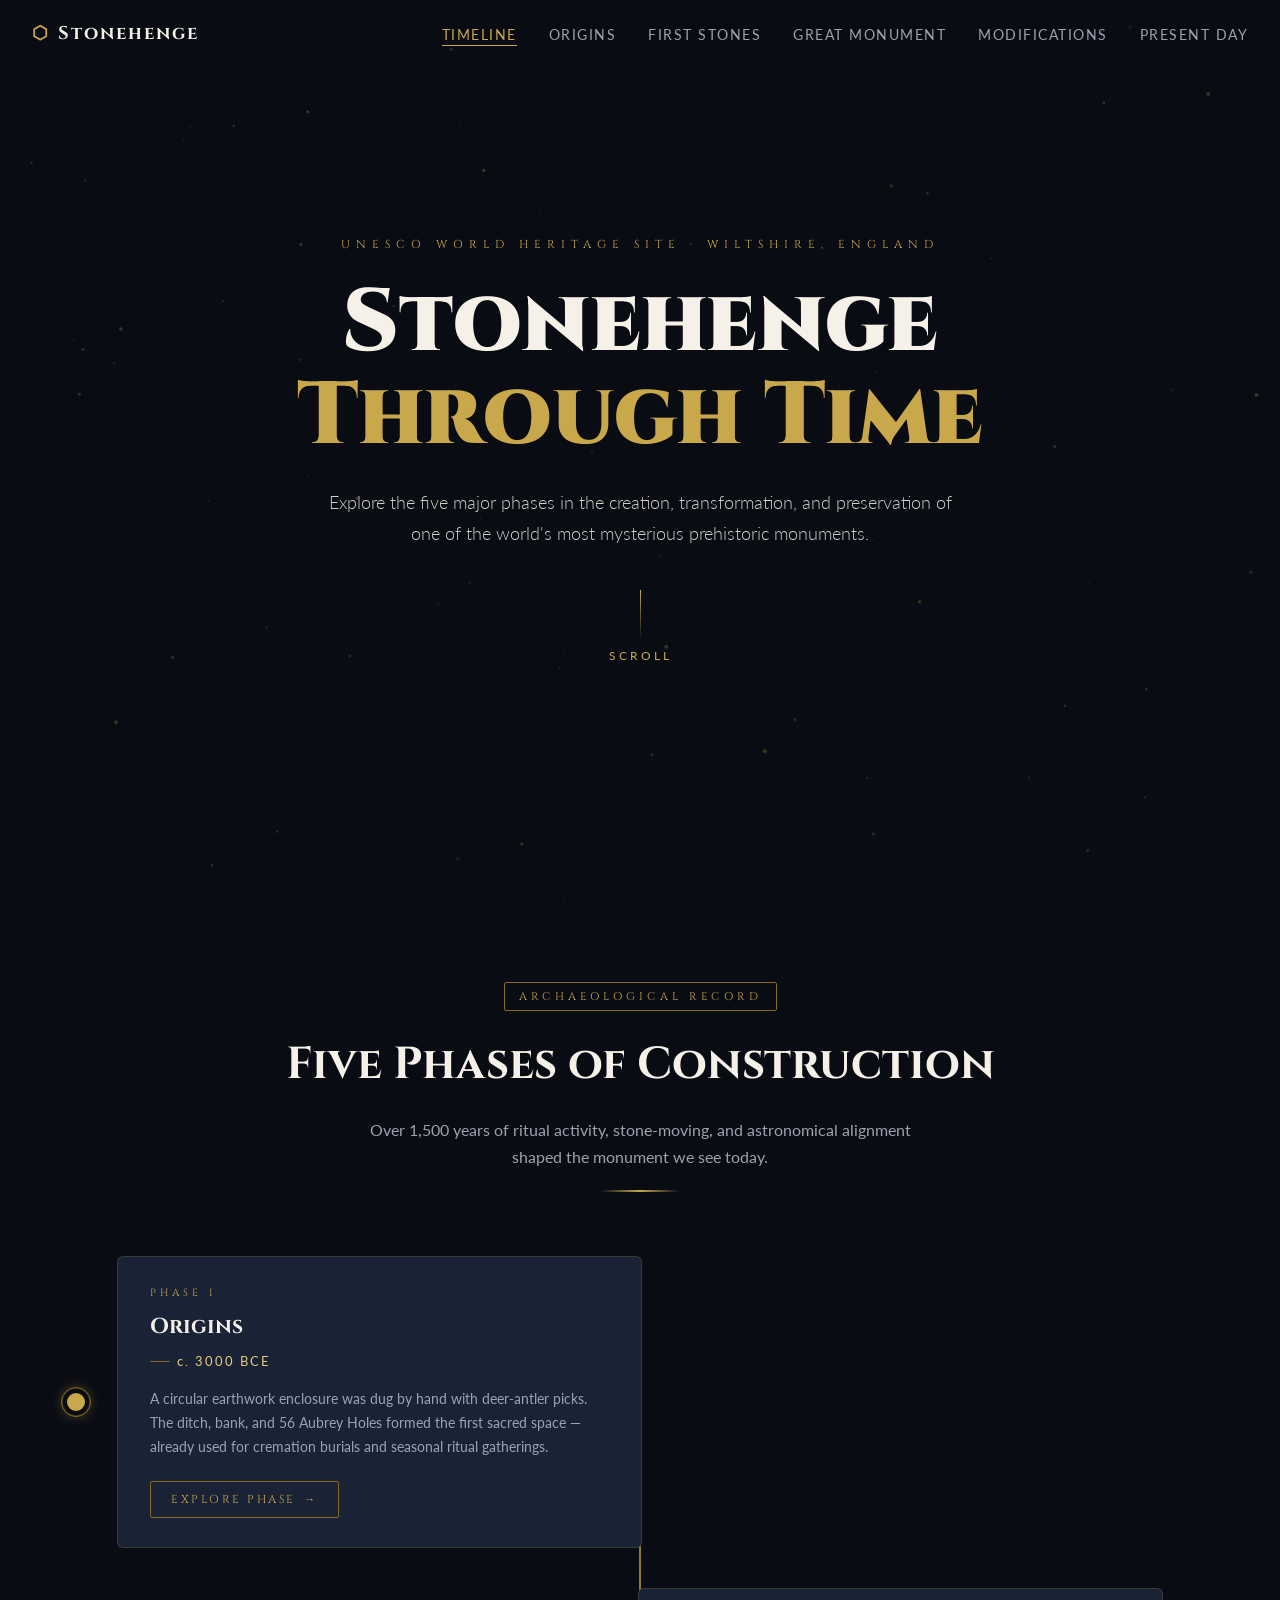
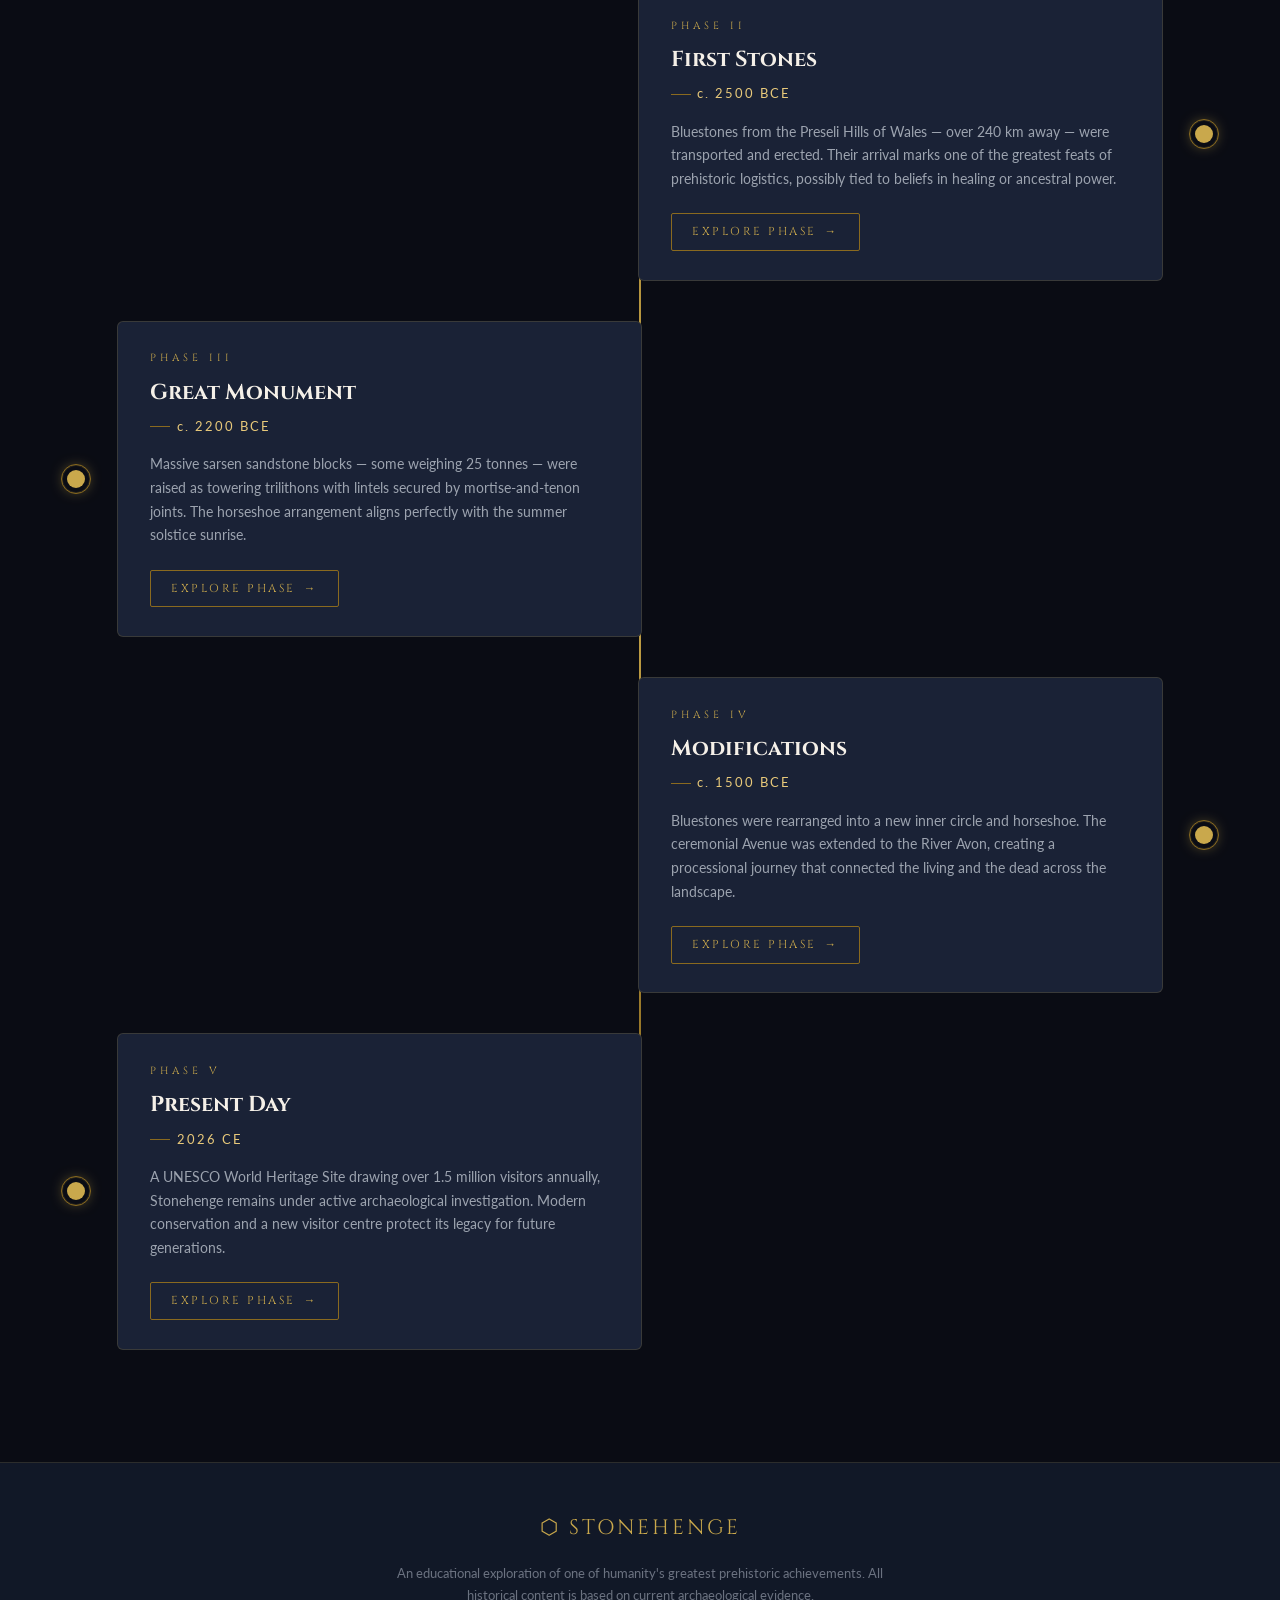
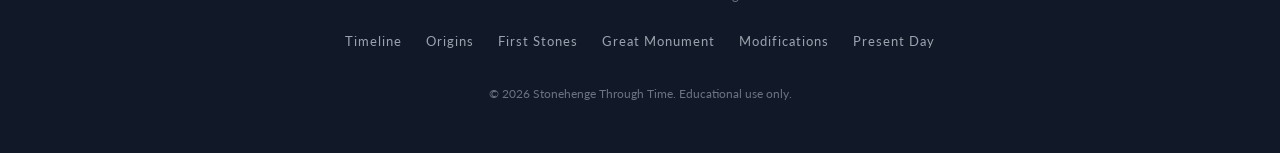
<file: index.html>
<!DOCTYPE html>
<html lang="en">
<head>
  <meta charset="UTF-8" />
  <meta name="viewport" content="width=device-width, initial-scale=1.0" />
  <meta name="description" content="Explore the five major historical phases of Stonehenge — from its origins in 3000 BCE to its status as a modern UNESCO World Heritage Site." />
  <title>Stonehenge Through Time — Five Historical Phases</title>
  <link rel="stylesheet" href="style.css" />
</head>
<body>

  <!-- Page transition overlay -->
  <div class="page-transition"></div>

  <!-- Floating particles canvas -->
  <canvas id="particles-canvas" aria-hidden="true"></canvas>

  <!-- ======================================================
       NAVIGATION
       ====================================================== -->
  <nav class="site-nav" role="navigation" aria-label="Main navigation">
    <a href="index.html" class="nav-logo" aria-label="Stonehenge home">
      ⬡ <span>Stonehenge</span>
    </a>
    <button class="nav-toggle" id="nav-toggle" aria-label="Toggle navigation" aria-expanded="false">
      <span></span><span></span><span></span>
    </button>
    <ul class="nav-links" id="nav-links" role="list">
      <li><a href="index.html" class="active">Timeline</a></li>
      <li><a href="phase1-origins.html">Origins</a></li>
      <li><a href="phase2-first-stones.html">First Stones</a></li>
      <li><a href="phase3-great-monument.html">Great Monument</a></li>
      <li><a href="phase4-modifications.html">Modifications</a></li>
      <li><a href="phase5-present-day.html">Present Day</a></li>
    </ul>
  </nav>

  <!-- ======================================================
       HERO SECTION
       ====================================================== -->
  <header class="hero" role="banner">
    <div class="hero-bg" aria-hidden="true"></div>
    <div class="hero-overlay" aria-hidden="true"></div>
    <div class="hero-content container">
      <p class="hero-eyebrow">UNESCO World Heritage Site · Wiltshire, England</p>
      <h1 class="hero-title">
        Stonehenge<br>
        <span class="accent">Through Time</span>
      </h1>
      <p class="hero-subtitle">
        Explore the five major phases in the creation, transformation, and preservation
        of one of the world's most mysterious prehistoric monuments.
      </p>
      <div class="hero-scroll" aria-label="Scroll down">
        <div class="scroll-line"></div>
        <span>Scroll</span>
      </div>
    </div>
  </header>

  <!-- ======================================================
       TIMELINE SECTION
       ====================================================== -->
  <main id="main-content">
    <section class="timeline-section" aria-label="Five phases of Stonehenge">
      <div class="container">

        <header class="section-header reveal">
          <span class="section-tag">Archaeological Record</span>
          <h2>Five Phases of Construction</h2>
          <p>Over 1,500 years of ritual activity, stone-moving, and astronomical alignment shaped the monument we see today.</p>
          <div class="divider-gold" aria-hidden="true"></div>
        </header>

        <div class="timeline-track" role="list">

          <!-- Phase 1 -->
          <article class="phase-entry" role="listitem" aria-label="Phase 1: Origins">
            <div class="timeline-dot" aria-hidden="true"></div>
            <div class="phase-card" onclick="window.location.href='phase1-origins.html'">
              <p class="phase-number">Phase I</p>
              <h3>Origins</h3>
              <p class="phase-date">c. 3000 BCE</p>
              <p class="phase-desc">
                A circular earthwork enclosure was dug by hand with deer-antler picks. The ditch, bank,
                and 56 Aubrey Holes formed the first sacred space — already used for cremation burials
                and seasonal ritual gatherings.
              </p>
              <a href="phase1-origins.html" class="btn-explore" aria-label="Explore Phase 1: Origins">
                Explore Phase <span class="arrow">→</span>
              </a>
            </div>
          </article>

          <!-- Phase 2 -->
          <article class="phase-entry" role="listitem" aria-label="Phase 2: First Stones">
            <div class="timeline-dot" aria-hidden="true"></div>
            <div class="phase-card" onclick="window.location.href='phase2-first-stones.html'">
              <p class="phase-number">Phase II</p>
              <h3>First Stones</h3>
              <p class="phase-date">c. 2500 BCE</p>
              <p class="phase-desc">
                Bluestones from the Preseli Hills of Wales — over 240 km away — were transported and
                erected. Their arrival marks one of the greatest feats of prehistoric logistics, possibly
                tied to beliefs in healing or ancestral power.
              </p>
              <a href="phase2-first-stones.html" class="btn-explore" aria-label="Explore Phase 2: First Stones">
                Explore Phase <span class="arrow">→</span>
              </a>
            </div>
          </article>

          <!-- Phase 3 -->
          <article class="phase-entry" role="listitem" aria-label="Phase 3: Great Monument">
            <div class="timeline-dot" aria-hidden="true"></div>
            <div class="phase-card" onclick="window.location.href='phase3-great-monument.html'">
              <p class="phase-number">Phase III</p>
              <h3>Great Monument</h3>
              <p class="phase-date">c. 2200 BCE</p>
              <p class="phase-desc">
                Massive sarsen sandstone blocks — some weighing 25 tonnes — were raised as towering
                trilithons with lintels secured by mortise-and-tenon joints. The horseshoe arrangement
                aligns perfectly with the summer solstice sunrise.
              </p>
              <a href="phase3-great-monument.html" class="btn-explore" aria-label="Explore Phase 3: Great Monument">
                Explore Phase <span class="arrow">→</span>
              </a>
            </div>
          </article>

          <!-- Phase 4 -->
          <article class="phase-entry" role="listitem" aria-label="Phase 4: Modifications">
            <div class="timeline-dot" aria-hidden="true"></div>
            <div class="phase-card" onclick="window.location.href='phase4-modifications.html'">
              <p class="phase-number">Phase IV</p>
              <h3>Modifications</h3>
              <p class="phase-date">c. 1500 BCE</p>
              <p class="phase-desc">
                Bluestones were rearranged into a new inner circle and horseshoe. The ceremonial Avenue
                was extended to the River Avon, creating a processional journey that connected the living
                and the dead across the landscape.
              </p>
              <a href="phase4-modifications.html" class="btn-explore" aria-label="Explore Phase 4: Modifications">
                Explore Phase <span class="arrow">→</span>
              </a>
            </div>
          </article>

          <!-- Phase 5 -->
          <article class="phase-entry" role="listitem" aria-label="Phase 5: Present Day">
            <div class="timeline-dot" aria-hidden="true"></div>
            <div class="phase-card" onclick="window.location.href='phase5-present-day.html'">
              <p class="phase-number">Phase V</p>
              <h3>Present Day</h3>
              <p class="phase-date">2026 CE</p>
              <p class="phase-desc">
                A UNESCO World Heritage Site drawing over 1.5 million visitors annually, Stonehenge remains
                under active archaeological investigation. Modern conservation and a new visitor centre
                protect its legacy for future generations.
              </p>
              <a href="phase5-present-day.html" class="btn-explore" aria-label="Explore Phase 5: Present Day">
                Explore Phase <span class="arrow">→</span>
              </a>
            </div>
          </article>

        </div><!-- /.timeline-track -->
      </div><!-- /.container -->
    </section>
  </main>

  <!-- ======================================================
       FOOTER
       ====================================================== -->
  <footer class="site-footer" role="contentinfo">
    <p class="footer-logo">⬡ STONEHENGE</p>
    <p class="footer-text">
      An educational exploration of one of humanity's greatest prehistoric achievements.
      All historical content is based on current archaeological evidence.
    </p>
    <nav class="footer-links" aria-label="Footer navigation">
      <a href="index.html">Timeline</a>
      <a href="phase1-origins.html">Origins</a>
      <a href="phase2-first-stones.html">First Stones</a>
      <a href="phase3-great-monument.html">Great Monument</a>
      <a href="phase4-modifications.html">Modifications</a>
      <a href="phase5-present-day.html">Present Day</a>
    </nav>
    <p class="footer-copy">&copy; 2026 Stonehenge Through Time. Educational use only.</p>
  </footer>

  <script src="script.js"></script>
</body>
</html>
</file>
<file: style.css>
/* ============================================================
   STONEHENGE THROUGH TIME — Main Stylesheet
   Dark museum theme | Gold accents | Cinematic feel
   ============================================================ */

/* ---------- Google Fonts ---------- */
@import url('https://fonts.googleapis.com/css2?family=Cinzel:wght@400;600;700;900&family=Lato:wght@300;400;700&display=swap');

/* ---------- CSS Custom Properties ---------- */
:root {
  --gold:        #c9a84c;
  --gold-light:  #e8c97a;
  --gold-dark:   #8a6a1f;
  --navy:        #0a0c14;
  --navy-mid:    #111827;
  --navy-light:  #1a2236;
  --stone:       #6b7280;
  --stone-light: #9ca3af;
  --white:       #f5f0e8;
  --white-dim:   rgba(245,240,232,0.85);

  --font-heading: 'Cinzel', serif;
  --font-body:    'Lato', sans-serif;

  --transition-fast:   0.25s ease;
  --transition-mid:    0.45s ease;
  --transition-slow:   0.8s ease;

  --shadow-gold: 0 0 24px rgba(201,168,76,0.45);
  --shadow-card: 0 8px 32px rgba(0,0,0,0.55);
}

/* ---------- Reset & Base ---------- */
*, *::before, *::after { box-sizing: border-box; margin: 0; padding: 0; }

html { scroll-behavior: smooth; font-size: 16px; }

body {
  background: var(--navy);
  color: var(--white);
  font-family: var(--font-body);
  line-height: 1.7;
  overflow-x: hidden;
}

img { max-width: 100%; display: block; }
a  { text-decoration: none; color: inherit; }
ul { list-style: none; }

/* ============================================================
   SHARED UTILITY CLASSES
   ============================================================ */

.container {
  width: min(1200px, 92%);
  margin-inline: auto;
}

.section-tag {
  display: inline-block;
  font-family: var(--font-heading);
  font-size: 0.7rem;
  letter-spacing: 4px;
  text-transform: uppercase;
  color: var(--gold);
  border: 1px solid var(--gold-dark);
  padding: 4px 14px;
  border-radius: 2px;
  margin-bottom: 1rem;
}

.gold-text { color: var(--gold); }

/* ---------- Scroll Reveal ---------- */
.reveal {
  opacity: 0;
  transform: translateY(40px);
  transition: opacity 0.8s ease, transform 0.8s ease;
}
.reveal.visible {
  opacity: 1;
  transform: translateY(0);
}

/* ============================================================
   NAVIGATION
   ============================================================ */

.site-nav {
  position: fixed;
  top: 0; left: 0; right: 0;
  z-index: 900;
  padding: 1.1rem 2rem;
  display: flex;
  align-items: center;
  justify-content: space-between;
  background: linear-gradient(to bottom, rgba(10,12,20,0.92), transparent);
  transition: background var(--transition-mid);
}
.site-nav.scrolled {
  background: rgba(10,12,20,0.96);
  box-shadow: 0 2px 20px rgba(0,0,0,0.6);
}

.nav-logo {
  font-family: var(--font-heading);
  font-size: 1.15rem;
  font-weight: 700;
  color: var(--gold);
  letter-spacing: 2px;
  display: flex;
  align-items: center;
  gap: 0.5rem;
}
.nav-logo span { color: var(--white); }

.nav-links {
  display: flex;
  gap: 2rem;
  align-items: center;
}
.nav-links a {
  font-family: var(--font-body);
  font-size: 0.85rem;
  letter-spacing: 1.5px;
  text-transform: uppercase;
  color: var(--stone-light);
  transition: color var(--transition-fast);
  position: relative;
}
.nav-links a::after {
  content: '';
  position: absolute;
  bottom: -3px; left: 0;
  width: 0; height: 1px;
  background: var(--gold);
  transition: width var(--transition-fast);
}
.nav-links a:hover,
.nav-links a.active { color: var(--gold); }
.nav-links a:hover::after,
.nav-links a.active::after { width: 100%; }

/* Hamburger */
.nav-toggle {
  display: none;
  flex-direction: column;
  gap: 5px;
  cursor: pointer;
  background: none;
  border: none;
  padding: 4px;
}
.nav-toggle span {
  display: block;
  width: 26px; height: 2px;
  background: var(--gold);
  transition: transform var(--transition-fast), opacity var(--transition-fast);
}
.nav-toggle.open span:nth-child(1) { transform: translateY(7px) rotate(45deg); }
.nav-toggle.open span:nth-child(2) { opacity: 0; }
.nav-toggle.open span:nth-child(3) { transform: translateY(-7px) rotate(-45deg); }

/* ============================================================
   HERO SECTION (Index)
   ============================================================ */

.hero {
  position: relative;
  height: 100vh;
  min-height: 600px;
  display: flex;
  align-items: center;
  justify-content: center;
  text-align: center;
  overflow: hidden;
}

.hero-bg {
  position: absolute;
  inset: 0;
  background-image: url('https://images.unsplash.com/photo-1599833975787-5c143f373c30?w=1920&q=80');
  background-size: cover;
  background-position: center;
  background-attachment: fixed;
  transform: scale(1.05);
  transition: transform 8s ease;
  filter: brightness(0.45);
}
.hero.loaded .hero-bg { transform: scale(1); }

.hero-overlay {
  position: absolute;
  inset: 0;
  background: linear-gradient(
    to bottom,
    rgba(10,12,20,0.3) 0%,
    rgba(10,12,20,0.15) 40%,
    rgba(10,12,20,0.8) 80%,
    var(--navy) 100%
  );
}

.hero-content {
  position: relative;
  z-index: 2;
  max-width: 820px;
  padding: 2rem;
}

.hero-eyebrow {
  font-family: var(--font-heading);
  font-size: 0.72rem;
  letter-spacing: 6px;
  text-transform: uppercase;
  color: var(--gold);
  margin-bottom: 1.5rem;
  opacity: 0;
  animation: fadeDown 1s ease 0.4s forwards;
}

.hero-title {
  font-family: var(--font-heading);
  font-size: clamp(2.8rem, 7vw, 5.5rem);
  font-weight: 900;
  line-height: 1.05;
  color: var(--white);
  margin-bottom: 1.5rem;
  opacity: 0;
  animation: fadeUp 1s ease 0.7s forwards;
}
.hero-title .accent { color: var(--gold); display: block; }

.hero-subtitle {
  font-size: clamp(0.95rem, 2vw, 1.15rem);
  color: var(--white-dim);
  max-width: 640px;
  margin: 0 auto 2.5rem;
  font-weight: 300;
  opacity: 0;
  animation: fadeUp 1s ease 1s forwards;
}

.hero-scroll {
  display: flex;
  flex-direction: column;
  align-items: center;
  gap: 6px;
  color: var(--gold);
  font-size: 0.72rem;
  letter-spacing: 3px;
  text-transform: uppercase;
  opacity: 0;
  animation: fadeUp 1s ease 1.4s forwards;
}
.scroll-line {
  width: 1px;
  height: 50px;
  background: linear-gradient(to bottom, var(--gold), transparent);
  animation: scrollPulse 2s ease infinite;
}

/* ============================================================
   PARTICLES CANVAS
   ============================================================ */

#particles-canvas {
  position: fixed;
  top: 0; left: 0;
  width: 100%; height: 100%;
  pointer-events: none;
  z-index: 1;
  opacity: 0.5;
}

/* ============================================================
   TIMELINE SECTION
   ============================================================ */

.timeline-section {
  position: relative;
  z-index: 10;
  padding: 5rem 0 7rem;
  background: var(--navy);
}

.section-header {
  text-align: center;
  margin-bottom: 4rem;
}
.section-header h2 {
  font-family: var(--font-heading);
  font-size: clamp(1.8rem, 4vw, 2.8rem);
  color: var(--white);
  margin-bottom: 0.8rem;
}
.section-header p {
  color: var(--stone-light);
  max-width: 560px;
  margin: 0 auto;
}
.divider-gold {
  width: 80px; height: 2px;
  background: linear-gradient(to right, transparent, var(--gold), transparent);
  margin: 1.2rem auto 0;
}

/* ---------- Timeline Track ---------- */
.timeline-track {
  position: relative;
  display: flex;
  flex-direction: column;
  gap: 2.5rem;
  padding: 0 1rem;
}

/* Center spine */
.timeline-track::before {
  content: '';
  position: absolute;
  top: 0; bottom: 0;
  left: 50%;
  transform: translateX(-50%);
  width: 2px;
  background: linear-gradient(to bottom,
    transparent,
    var(--gold-dark) 10%,
    var(--gold) 50%,
    var(--gold-dark) 90%,
    transparent
  );
}

/* ---------- Phase Cards ---------- */
.phase-entry {
  display: flex;
  align-items: center;
  gap: 2rem;
  position: relative;
  opacity: 0;
  transform: translateX(-60px);
  transition: opacity 0.7s ease, transform 0.7s ease;
}
.phase-entry.visible {
  opacity: 1;
  transform: translateX(0);
}
.phase-entry:nth-child(even) {
  flex-direction: row-reverse;
  transform: translateX(60px);
}
.phase-entry:nth-child(even).visible {
  transform: translateX(0);
}

/* Dot */
.timeline-dot {
  flex: 0 0 auto;
  width: 18px; height: 18px;
  border-radius: 50%;
  background: var(--gold);
  box-shadow: 0 0 0 4px var(--navy), 0 0 16px var(--gold);
  z-index: 2;
  animation: dotPulse 3s ease infinite;
  position: relative;
}
.timeline-dot::after {
  content: '';
  position: absolute;
  inset: -6px;
  border-radius: 50%;
  border: 1px solid var(--gold-dark);
  animation: dotRing 3s ease infinite;
}

/* Card */
.phase-card {
  flex: 1;
  max-width: calc(50% - 3rem);
  background: var(--navy-light);
  border: 1px solid rgba(201,168,76,0.18);
  border-radius: 6px;
  padding: 1.8rem 2rem;
  position: relative;
  overflow: hidden;
  transition: transform var(--transition-mid), border-color var(--transition-mid), box-shadow var(--transition-mid);
  cursor: pointer;
}
.phase-card::before {
  content: '';
  position: absolute;
  top: 0; left: 0; right: 0;
  height: 3px;
  background: linear-gradient(to right, var(--gold-dark), var(--gold));
  transform: scaleX(0);
  transform-origin: left;
  transition: transform var(--transition-mid);
}
.phase-card:hover {
  transform: translateY(-6px);
  border-color: var(--gold);
  box-shadow: var(--shadow-gold), var(--shadow-card);
}
.phase-card:hover::before { transform: scaleX(1); }

.phase-number {
  font-family: var(--font-heading);
  font-size: 0.65rem;
  letter-spacing: 4px;
  text-transform: uppercase;
  color: var(--gold);
  margin-bottom: 0.4rem;
}
.phase-card h3 {
  font-family: var(--font-heading);
  font-size: 1.35rem;
  color: var(--white);
  margin-bottom: 0.3rem;
}
.phase-date {
  font-size: 0.8rem;
  color: var(--gold-light);
  letter-spacing: 2px;
  margin-bottom: 0.9rem;
  display: flex;
  align-items: center;
  gap: 0.4rem;
}
.phase-date::before {
  content: '';
  display: inline-block;
  width: 20px; height: 1px;
  background: var(--gold-dark);
}
.phase-desc {
  font-size: 0.9rem;
  color: var(--stone-light);
  margin-bottom: 1.4rem;
  line-height: 1.65;
}

/* Explore Button */
.btn-explore {
  display: inline-flex;
  align-items: center;
  gap: 0.5rem;
  font-family: var(--font-heading);
  font-size: 0.72rem;
  letter-spacing: 2.5px;
  text-transform: uppercase;
  color: var(--gold);
  border: 1px solid var(--gold-dark);
  padding: 8px 20px;
  border-radius: 2px;
  transition: background var(--transition-fast), color var(--transition-fast), box-shadow var(--transition-fast);
}
.btn-explore:hover {
  background: var(--gold);
  color: var(--navy);
  box-shadow: var(--shadow-gold);
}
.btn-explore .arrow {
  transition: transform var(--transition-fast);
}
.btn-explore:hover .arrow { transform: translateX(4px); }

/* ============================================================
   FOOTER
   ============================================================ */

.site-footer {
  background: var(--navy-mid);
  border-top: 1px solid rgba(201,168,76,0.15);
  padding: 3rem 2rem;
  text-align: center;
}
.footer-logo {
  font-family: var(--font-heading);
  font-size: 1.3rem;
  color: var(--gold);
  letter-spacing: 3px;
  margin-bottom: 1rem;
}
.footer-text {
  font-size: 0.82rem;
  color: var(--stone);
  max-width: 500px;
  margin: 0 auto 1.5rem;
}
.footer-links {
  display: flex;
  justify-content: center;
  flex-wrap: wrap;
  gap: 1.5rem;
  margin-bottom: 2rem;
}
.footer-links a {
  font-size: 0.8rem;
  color: var(--stone-light);
  letter-spacing: 1px;
  transition: color var(--transition-fast);
}
.footer-links a:hover { color: var(--gold); }
.footer-copy {
  font-size: 0.75rem;
  color: var(--stone);
}

/* ============================================================
   PHASE DETAIL PAGES
   ============================================================ */

/* Full-screen hero for detail pages */
.phase-hero {
  position: relative;
  height: 100vh;
  min-height: 560px;
  display: flex;
  align-items: flex-end;
  justify-content: center;
  padding-bottom: 5rem;
  overflow: hidden;
}
.phase-hero-bg {
  position: absolute;
  inset: 0;
  background-size: cover;
  background-position: center;
  background-attachment: fixed;
  filter: brightness(0.35);
  transform: scale(1.06);
  transition: transform 8s ease;
}
.phase-hero.loaded .phase-hero-bg { transform: scale(1); }
.phase-hero-overlay {
  position: absolute;
  inset: 0;
  background: linear-gradient(
    to bottom,
    rgba(10,12,20,0.25) 0%,
    rgba(10,12,20,0.5) 50%,
    var(--navy) 100%
  );
}
.phase-hero-content {
  position: relative;
  z-index: 2;
  text-align: center;
  padding: 0 2rem;
  max-width: 860px;
}
.phase-hero-num {
  font-family: var(--font-heading);
  font-size: 0.7rem;
  letter-spacing: 5px;
  color: var(--gold);
  text-transform: uppercase;
  margin-bottom: 1rem;
  opacity: 0;
  animation: fadeDown 0.9s ease 0.3s forwards;
}
.phase-hero-title {
  font-family: var(--font-heading);
  font-size: clamp(2.4rem, 6vw, 4.5rem);
  font-weight: 900;
  color: var(--white);
  line-height: 1.08;
  margin-bottom: 1rem;
  opacity: 0;
  animation: fadeUp 0.9s ease 0.6s forwards;
}
.phase-hero-date {
  font-size: 1rem;
  color: var(--gold-light);
  letter-spacing: 3px;
  opacity: 0;
  animation: fadeUp 0.9s ease 0.9s forwards;
}

/* ---------- Phase Content Area ---------- */
.phase-content {
  background: var(--navy);
  position: relative;
  z-index: 10;
  padding: 5rem 0 4rem;
}
.phase-intro {
  max-width: 820px;
  margin: 0 auto 4rem;
  text-align: center;
  padding: 0 2rem;
}
.phase-intro h2 {
  font-family: var(--font-heading);
  font-size: clamp(1.5rem, 3.5vw, 2.2rem);
  color: var(--white);
  margin-bottom: 1.2rem;
}
.phase-intro p {
  color: var(--stone-light);
  font-size: 1rem;
  line-height: 1.85;
  margin-bottom: 1.2rem;
}
.phase-intro p:last-child { margin-bottom: 0; }

/* ---------- Image Cards Grid ---------- */
.image-grid {
  display: grid;
  grid-template-columns: repeat(3, 1fr);
  gap: 1.5rem;
  margin-bottom: 4rem;
  padding: 0 2rem;
}
.img-card {
  border-radius: 6px;
  overflow: hidden;
  background: var(--navy-light);
  border: 1px solid rgba(201,168,76,0.12);
  transition: transform var(--transition-mid), box-shadow var(--transition-mid);
}
.img-card:hover {
  transform: translateY(-8px);
  box-shadow: var(--shadow-gold), var(--shadow-card);
}
.img-card-img {
  width: 100%;
  height: 220px;
  object-fit: cover;
  transition: transform var(--transition-slow);
}
.img-card:hover .img-card-img { transform: scale(1.07); }
.img-caption {
  padding: 1rem 1.2rem;
  font-size: 0.82rem;
  color: var(--stone-light);
  font-style: italic;
  border-top: 1px solid rgba(201,168,76,0.1);
}
.img-caption strong {
  display: block;
  font-style: normal;
  color: var(--gold-light);
  font-size: 0.88rem;
  margin-bottom: 0.2rem;
}

/* ---------- Phase Navigation ---------- */
.phase-nav {
  display: flex;
  justify-content: space-between;
  align-items: center;
  gap: 1rem;
  flex-wrap: wrap;
  padding: 2rem 0 0;
  border-top: 1px solid rgba(201,168,76,0.12);
}

.btn-phase-nav {
  display: inline-flex;
  align-items: center;
  gap: 0.6rem;
  font-family: var(--font-heading);
  font-size: 0.75rem;
  letter-spacing: 2px;
  text-transform: uppercase;
  color: var(--stone-light);
  border: 1px solid rgba(201,168,76,0.25);
  padding: 10px 22px;
  border-radius: 2px;
  transition: all var(--transition-fast);
}
.btn-phase-nav:hover {
  background: var(--navy-light);
  color: var(--gold);
  border-color: var(--gold);
  box-shadow: var(--shadow-gold);
}
.btn-phase-nav.center {
  color: var(--gold);
  border-color: var(--gold-dark);
}
.btn-phase-nav.center:hover {
  background: var(--gold);
  color: var(--navy);
}
.btn-phase-nav.disabled {
  opacity: 0.3;
  pointer-events: none;
}

/* ============================================================
   HIGHLIGHT FACTS STRIP
   ============================================================ */

.facts-strip {
  display: grid;
  grid-template-columns: repeat(3, 1fr);
  gap: 1px;
  background: rgba(201,168,76,0.1);
  margin: 3rem 0;
  border: 1px solid rgba(201,168,76,0.1);
  border-radius: 4px;
  overflow: hidden;
}
.fact-item {
  background: var(--navy-light);
  padding: 1.8rem 1.5rem;
  text-align: center;
}
.fact-value {
  font-family: var(--font-heading);
  font-size: 1.6rem;
  color: var(--gold);
  margin-bottom: 0.3rem;
}
.fact-label {
  font-size: 0.78rem;
  color: var(--stone-light);
  letter-spacing: 1.5px;
  text-transform: uppercase;
}

/* ============================================================
   PAGE TRANSITION OVERLAY
   ============================================================ */

.page-transition {
  position: fixed;
  inset: 0;
  background: var(--navy);
  z-index: 9999;
  pointer-events: none;
  opacity: 1;
  transition: opacity 0.6s ease;
}
.page-transition.fade-out { opacity: 0; }

/* ============================================================
   KEYFRAME ANIMATIONS
   ============================================================ */

@keyframes fadeUp {
  from { opacity: 0; transform: translateY(24px); }
  to   { opacity: 1; transform: translateY(0);    }
}
@keyframes fadeDown {
  from { opacity: 0; transform: translateY(-20px); }
  to   { opacity: 1; transform: translateY(0);     }
}
@keyframes dotPulse {
  0%,100% { box-shadow: 0 0 0 4px var(--navy), 0 0 10px var(--gold); }
  50%     { box-shadow: 0 0 0 4px var(--navy), 0 0 24px var(--gold), 0 0 40px rgba(201,168,76,0.3); }
}
@keyframes dotRing {
  0%,100% { transform: scale(1); opacity: 0.6; }
  50%     { transform: scale(1.6); opacity: 0; }
}
@keyframes scrollPulse {
  0%,100% { opacity: 1; }
  50%     { opacity: 0.3; }
}

/* ============================================================
   RESPONSIVE
   ============================================================ */

@media (max-width: 900px) {
  /* Vertical timeline */
  .timeline-track::before { left: 1.5rem; transform: none; }
  .phase-entry,
  .phase-entry:nth-child(even) {
    flex-direction: row;
    transform: translateX(-40px);
    align-items: flex-start;
  }
  .phase-entry.visible,
  .phase-entry:nth-child(even).visible { transform: translateX(0); }
  .timeline-dot { margin-top: 0.5rem; }
  .phase-card { max-width: 100%; }

  .image-grid { grid-template-columns: 1fr 1fr; }
  .facts-strip { grid-template-columns: 1fr; }
}

@media (max-width: 600px) {
  .site-nav { padding: 1rem 1.2rem; }
  .nav-links {
    position: fixed;
    top: 0; right: 0;
    width: min(300px, 85vw);
    height: 100vh;
    background: var(--navy-mid);
    border-left: 1px solid rgba(201,168,76,0.15);
    flex-direction: column;
    justify-content: center;
    gap: 2.5rem;
    padding: 2rem;
    transform: translateX(105%);
    transition: transform var(--transition-mid);
    z-index: 800;
  }
  .nav-links.open { transform: translateX(0); }
  .nav-links a { font-size: 1rem; }
  .nav-toggle { display: flex; z-index: 801; }

  .image-grid { grid-template-columns: 1fr; padding: 0 1rem; }
  .phase-nav { justify-content: center; }
  .btn-phase-nav { font-size: 0.68rem; padding: 8px 14px; }
  .phase-intro { padding: 0 1.2rem; }

  .timeline-track { padding: 0 0.5rem; }
  .timeline-track::before { left: 1rem; }
}
</file>
